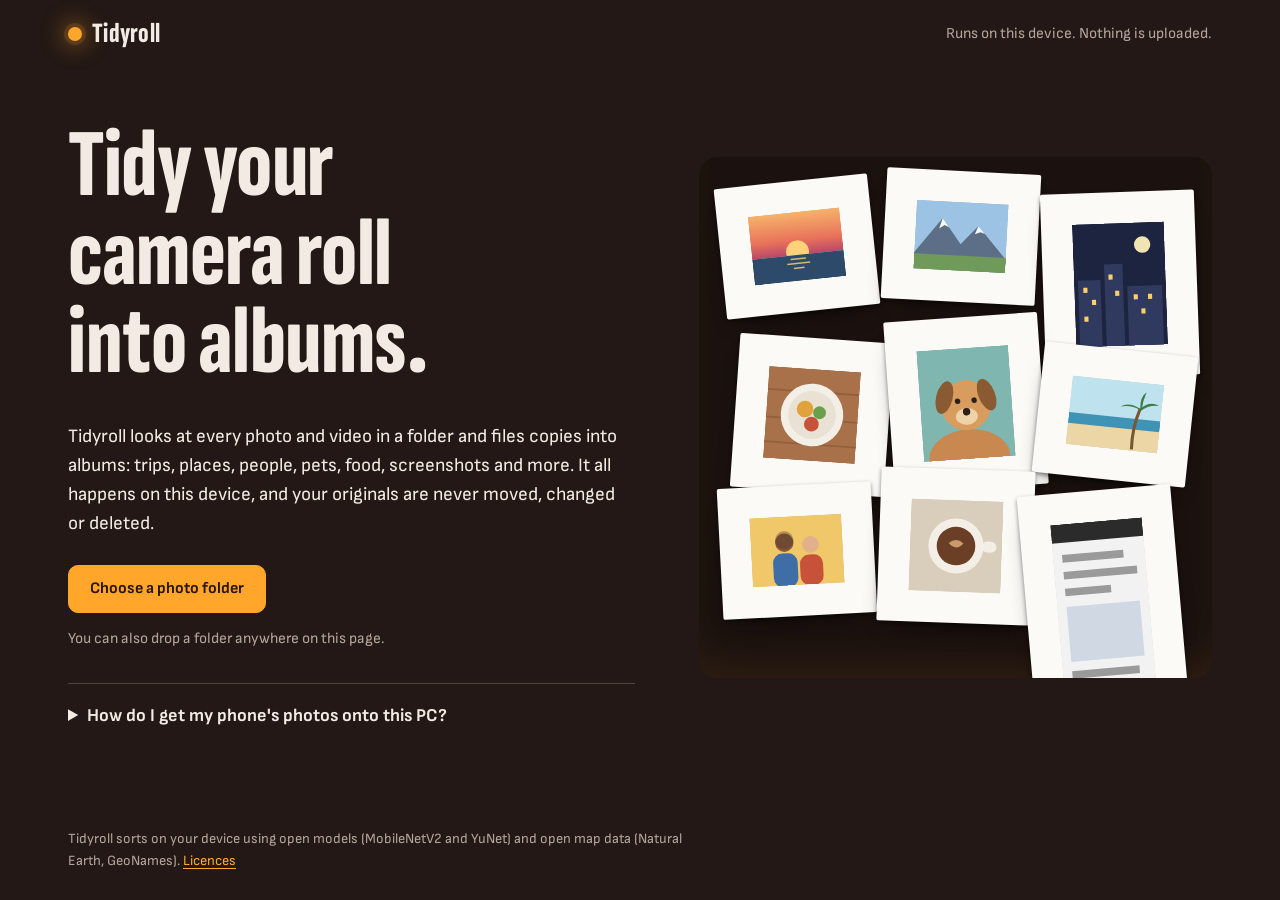
<file: web/index.html>
<!DOCTYPE html>
<html lang="en">
<head>
<meta charset="utf-8">
<meta name="viewport" content="width=device-width, initial-scale=1, viewport-fit=cover">
<title>Tidyroll - sort your camera roll into albums</title>
<meta name="description" content="Sort your phone's photos into albums for trips, places, people, pets, food and more. Runs on your own device; nothing is uploaded or deleted.">
<meta name="theme-color" content="#231815">
<link rel="manifest" href="manifest.webmanifest">
<link rel="icon" href="icons/icon.svg" type="image/svg+xml">
<link rel="apple-touch-icon" href="icons/icon-192.png">
<link rel="preload" href="fonts/display-latin.woff2" as="font" type="font/woff2" crossorigin>
<link rel="preload" href="fonts/text-latin.woff2" as="font" type="font/woff2" crossorigin>
<link rel="stylesheet" href="css/app.css">
</head>
<body>
<a class="skip" href="#main">Skip to content</a>
<header class="bar">
  <a class="brand" href="./" aria-label="Tidyroll, start over"><span class="lamp" aria-hidden="true"></span>Tidyroll</a>
  <p class="bar-note" id="bar-note">Runs on this device. Nothing is uploaded.</p>
</header>

<main id="main">
  <!-- 1. Start -->
  <section id="view-start" class="view" aria-labelledby="start-title">
    <div class="start-copy">
      <h1 id="start-title" class="display">Tidy your camera roll into albums.</h1>
      <p class="lede">Tidyroll looks at every photo and video in a folder and files copies into albums: trips, places, people, pets, food, screenshots and more. It all happens on this device, and your originals are never moved, changed or deleted.</p>
      <div class="actions">
        <button class="btn primary" id="pick-folder" type="button">Choose a photo folder</button>
        <label class="btn primary" id="pick-files-label" hidden>Choose photos<input id="pick-files" type="file" accept="image/*,video/*" multiple hidden></label>
        <label class="btn" id="pick-dir-input-label" hidden>Choose a folder<input id="pick-dir-input" type="file" webkitdirectory multiple hidden></label>
        <button class="btn primary" id="pick-gallery" type="button" hidden>Open my gallery</button>
      </div>
      <p class="hint" id="drop-hint">You can also drop a folder anywhere on this page.</p>
      <p class="notice" id="mobile-note" hidden>Phone browsers hide where photos were taken, so trips and places need the Tidyroll app for Android. Everything else works here.</p>
      <details class="howto" id="howto-pc">
        <summary>How do I get my phone's photos onto this PC?</summary>
        <ol>
          <li>Connect your phone with a USB cable and unlock it. If it asks, choose <strong>File transfer</strong>.</li>
          <li>In File Explorer, open the phone, then <strong>Internal storage</strong>, then <strong>DCIM</strong>.</li>
          <li>Copy the <strong>Camera</strong> and <strong>Screenshots</strong> folders into your Pictures folder.</li>
          <li>Come back here and choose that folder. Photos synced with OneDrive or Google Photos downloads work too.</li>
        </ol>
      </details>
    </div>
    <div class="tray" id="hero-tray" aria-hidden="true"></div>
  </section>

  <!-- 2. Choices -->
  <section id="view-brief" class="view" aria-labelledby="brief-title" hidden>
    <h2 id="brief-title" class="display-2">Found photos</h2>
    <p class="lede" id="brief-sub"></p>
    <form id="brief" class="brief" novalidate>
      <fieldset>
        <legend>Albums to make</legend>
        <div class="chips" id="groups"></div>
      </fieldset>
      <fieldset>
        <legend>Photos to include</legend>
        <div class="segmented" role="radiogroup" id="range">
          <label><input type="radio" name="range" value="all" checked><span>All of them</span></label>
          <label><input type="radio" name="range" value="12m"><span>Last 12 months</span></label>
          <label><input type="radio" name="range" value="year"><span>This year</span></label>
          <label><input type="radio" name="range" value="custom"><span>Pick dates</span></label>
        </div>
        <div class="dates" id="dates" hidden>
          <label>From <input type="date" id="date-from"></label>
          <label>To <input type="date" id="date-to"></label>
        </div>
      </fieldset>
      <fieldset>
        <legend>Leave out</legend>
        <div class="checks">
          <label><input type="checkbox" name="out" value="screenshots"> Screenshots</label>
          <label><input type="checkbox" name="out" value="whatsapp"> WhatsApp images</label>
          <label><input type="checkbox" name="out" value="social"> Saved from other apps</label>
          <label><input type="checkbox" name="out" value="docs"> Documents and notes</label>
        </div>
      </fieldset>
      <fieldset>
        <legend><label for="custom">Anything special? Each one becomes its own album.</label></legend>
        <input id="custom" class="field" type="text" placeholder="dog, coffee, sunsets, Italy 2025" autocomplete="off">
      </fieldset>
      <fieldset>
        <legend><label for="root-name">Save albums into a folder called</label></legend>
        <input id="root-name" class="field short" type="text" value="Sorted Albums" autocomplete="off">
      </fieldset>
      <div class="actions">
        <button class="btn primary" type="submit" id="start">Start sorting</button>
        <button class="btn quiet" type="button" id="back-start">Choose a different folder</button>
      </div>
      <p class="hint" id="brief-time"></p>
    </form>
  </section>

  <!-- 3. Developing -->
  <section id="view-develop" class="view" aria-labelledby="dev-title" hidden>
    <div class="dev-head">
      <h2 id="dev-title" class="display-2">Developing your roll</h2>
      <p class="dev-status" id="dev-status" role="status" aria-live="polite">Getting ready</p>
      <div class="meter" role="progressbar" aria-labelledby="dev-title" id="dev-meter" aria-valuemin="0" aria-valuemax="100" aria-valuenow="0"><span></span></div>
      <button class="btn quiet" type="button" id="stop">Stop sorting</button>
    </div>
    <div class="dev-body">
      <div class="tray live" id="dev-tray" aria-hidden="true"></div>
      <aside class="envelopes" aria-labelledby="env-title">
        <h3 id="env-title">Filling albums</h3>
        <ol id="env-list"></ol>
      </aside>
    </div>
  </section>

  <!-- 4. Contact sheet -->
  <section id="view-sheet" class="view" aria-labelledby="sheet-title" hidden>
    <div class="sheet-head">
      <div>
        <h2 id="sheet-title" class="display-2">Your albums</h2>
        <p class="lede" id="sheet-sub"></p>
      </div>
      <div class="sheet-actions">
        <button class="btn primary" type="button" id="save">Save albums to a folder</button>
        <button class="btn quiet" type="button" id="change">Change choices</button>
      </div>
    </div>
    <p class="notice" id="sheet-note" hidden></p>
    <form class="find" id="find" role="search">
      <label for="q" class="vh">Find photos</label>
      <input id="q" class="field" type="search" placeholder="Find photos, like dog or Italy 2025" autocomplete="off">
    </form>
    <div id="groups-out"></div>
  </section>

  <!-- 5. Saving and done -->
  <section id="view-saving" class="view" aria-labelledby="saving-title" hidden>
    <h2 id="saving-title" class="display-2">Saving your albums</h2>
    <p class="dev-status" id="saving-status" role="status" aria-live="polite"></p>
    <div class="meter" role="progressbar" aria-labelledby="saving-title" id="saving-meter" aria-valuemin="0" aria-valuemax="100" aria-valuenow="0"><span></span></div>
  </section>

  <section id="view-done" class="view" aria-labelledby="done-title" hidden>
    <h2 id="done-title" class="display">Albums saved.</h2>
    <p class="lede" id="done-sub"></p>
    <div class="actions">
      <button class="btn danger" type="button" id="undo">Undo saving</button>
      <button class="btn" type="button" id="again">Sort another folder</button>
      <button class="btn quiet" type="button" id="back-sheet">Back to the albums</button>
    </div>
  </section>
</main>

<dialog id="album" aria-labelledby="album-name">
  <form method="dialog" class="album-head">
    <label class="vh" for="album-name">Album name</label>
    <input id="album-name" class="album-title" type="text" autocomplete="off">
    <button class="btn quiet" value="close" autofocus>Close</button>
  </form>
  <p class="hint" id="album-sub"></p>
  <div class="album-grid" id="album-grid"></div>
  <div class="album-foot">
    <button class="btn" type="button" id="album-zip" hidden>Download as ZIP</button>
    <button class="btn" type="button" id="album-keep" hidden>Make this an album</button>
    <button class="btn danger" type="button" id="album-remove">Remove album</button>
  </div>
</dialog>

<div class="drop" id="drop" hidden><p>Drop the folder to sort it</p></div>
<div class="toast" id="toast" role="alert" hidden></div>

<footer class="foot">
  <p>Tidyroll sorts on your device using open models (MobileNetV2 and YuNet) and open map data (Natural Earth, GeoNames). <a href="licenses.html">Licences</a></p>
</footer>
<script type="module" src="js/app.js"></script>
</body>
</html>
</file>
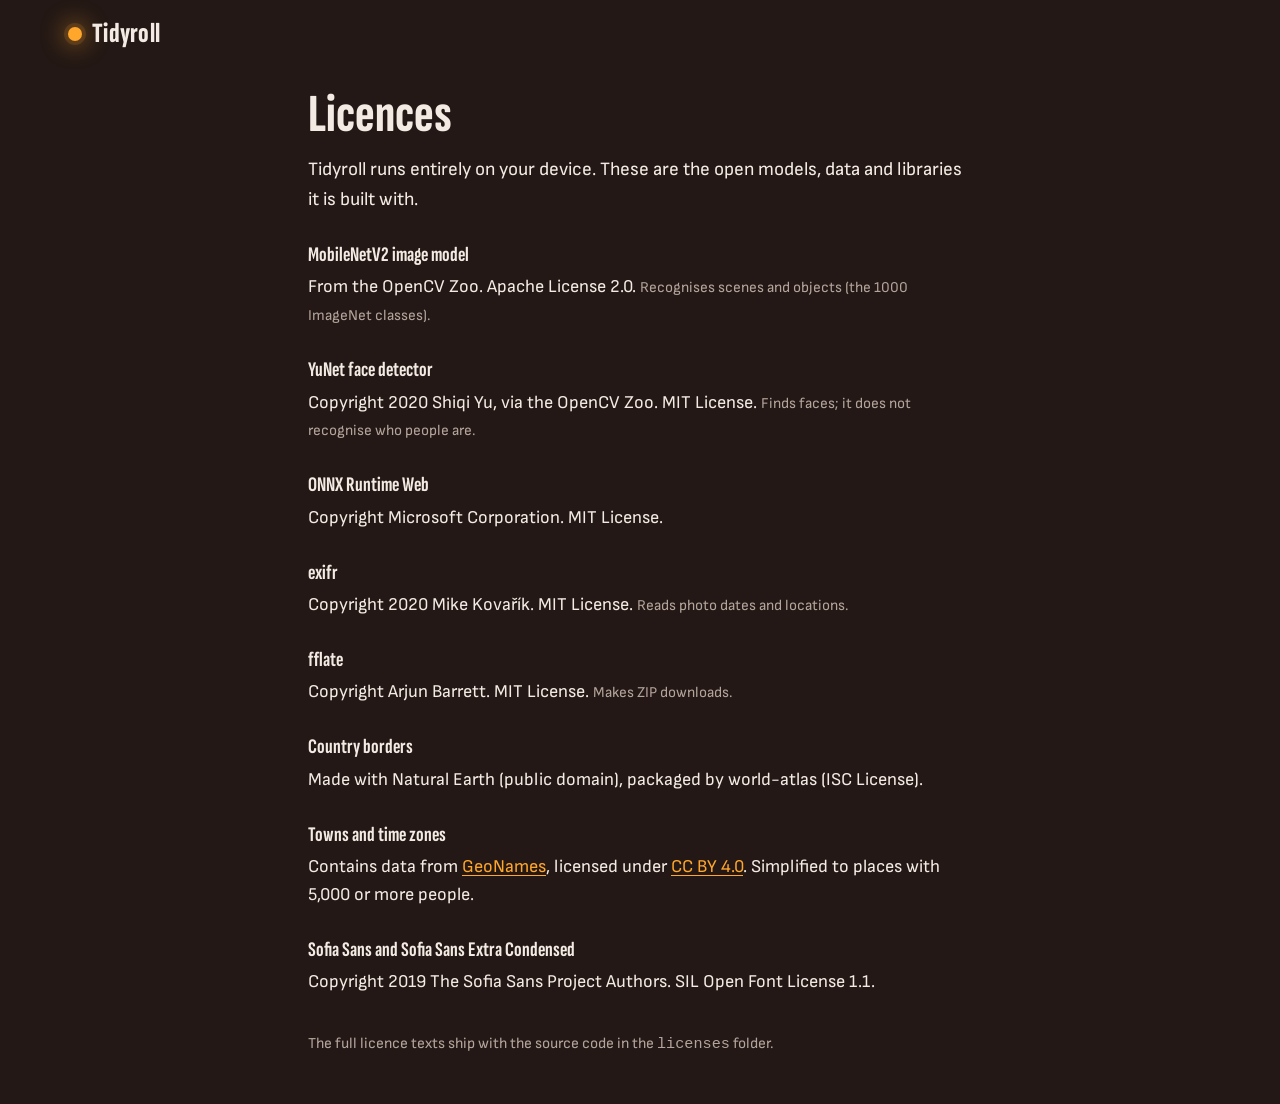
<file: web/licenses.html>
<!DOCTYPE html>
<html lang="en">
<head>
<meta charset="utf-8">
<meta name="viewport" content="width=device-width, initial-scale=1">
<title>Tidyroll - licences</title>
<link rel="stylesheet" href="css/app.css">
<style>
  main { max-width: 760px; }
  dl { margin: 0 0 2em; }
  dt { font: 700 1.3rem/1.2 var(--display); margin-top: 1.4em; }
  dd { margin: .3em 0 0; color: var(--text); }
  dd small { color: var(--muted); }
</style>
</head>
<body>
<header class="bar"><a class="brand" href="./"><span class="lamp" aria-hidden="true"></span>Tidyroll</a></header>
<main>
  <h1 class="display-2">Licences</h1>
  <p class="lede">Tidyroll runs entirely on your device. These are the open models, data and libraries it is built with.</p>
  <dl>
    <dt>MobileNetV2 image model</dt>
    <dd>From the OpenCV Zoo. Apache License 2.0. <small>Recognises scenes and objects (the 1000 ImageNet classes).</small></dd>
    <dt>YuNet face detector</dt>
    <dd>Copyright 2020 Shiqi Yu, via the OpenCV Zoo. MIT License. <small>Finds faces; it does not recognise who people are.</small></dd>
    <dt>ONNX Runtime Web</dt>
    <dd>Copyright Microsoft Corporation. MIT License.</dd>
    <dt>exifr</dt>
    <dd>Copyright 2020 Mike Kovařík. MIT License. <small>Reads photo dates and locations.</small></dd>
    <dt>fflate</dt>
    <dd>Copyright Arjun Barrett. MIT License. <small>Makes ZIP downloads.</small></dd>
    <dt>Country borders</dt>
    <dd>Made with Natural Earth (public domain), packaged by world-atlas (ISC License).</dd>
    <dt>Towns and time zones</dt>
    <dd>Contains data from <a href="https://www.geonames.org/">GeoNames</a>, licensed under <a href="https://creativecommons.org/licenses/by/4.0/">CC BY 4.0</a>. Simplified to places with 5,000 or more people.</dd>
    <dt>Sofia Sans and Sofia Sans Extra Condensed</dt>
    <dd>Copyright 2019 The Sofia Sans Project Authors. SIL Open Font License 1.1.</dd>
  </dl>
  <p class="hint">The full licence texts ship with the source code in the <code>licenses</code> folder.</p>
</main>
</body>
</html>
</file>
<file: web/css/app.css>
@font-face { font-family: 'Sofia XC'; src: url(../fonts/display-latin.woff2) format('woff2'); font-weight: 100 900; font-display: swap;
  unicode-range: U+0000-00FF, U+0131, U+0152-0153, U+02BB-02BC, U+02C6, U+02DA, U+02DC, U+2000-206F, U+2074, U+20AC, U+2122, U+2191, U+2193, U+2212, U+2215, U+FEFF, U+FFFD; }
@font-face { font-family: 'Sofia XC'; src: url(../fonts/display-latin-ext.woff2) format('woff2'); font-weight: 100 900; font-display: swap;
  unicode-range: U+0100-02AF, U+0304, U+0308, U+0329, U+1E00-1E9F, U+1EF2-1EFF, U+2020, U+20A0-20AB, U+20AD-20C0, U+2113, U+2C60-2C7F, U+A720-A7FF; }
@font-face { font-family: 'Sofia Text'; src: url(../fonts/text-latin.woff2) format('woff2'); font-weight: 1 1000; font-display: swap;
  unicode-range: U+0000-00FF, U+0131, U+0152-0153, U+02BB-02BC, U+02C6, U+02DA, U+02DC, U+2000-206F, U+2074, U+20AC, U+2122, U+2191, U+2193, U+2212, U+2215, U+FEFF, U+FFFD; }
@font-face { font-family: 'Sofia Text'; src: url(../fonts/text-latin-ext.woff2) format('woff2'); font-weight: 1 1000; font-display: swap;
  unicode-range: U+0100-02AF, U+0304, U+0308, U+0329, U+1E00-1E9F, U+1EF2-1EFF, U+2020, U+20A0-20AB, U+20AD-20C0, U+2113, U+2C60-2C7F, U+A720-A7FF; }

:root {
  --darkroom: #231815;
  --tray: #33241f;
  --tray-2: #3e2c26;
  --line: #56413a;
  --paper: #fbfaf7;
  --text: #f3ebe3;
  --muted: #b3a49b;
  --tidyroll: #ffa62b;
  --tidyroll-ink: #2a1606;
  --stop: #ef6a54;
  --display: 'Sofia XC', 'Arial Narrow', sans-serif;
  --body: 'Sofia Text', system-ui, sans-serif;
  --pad: clamp(16px, 4vw, 48px);
  color-scheme: dark;
}

* { box-sizing: border-box; }
html { -webkit-text-size-adjust: 100%; }
body {
  margin: 0; min-height: 100vh; display: flex; flex-direction: column;
  background: var(--darkroom); color: var(--text);
  font: 400 18px/1.55 var(--body);
  padding: env(safe-area-inset-top) env(safe-area-inset-right) env(safe-area-inset-bottom) env(safe-area-inset-left);
}
main { flex: 1; width: 100%; max-width: 1240px; margin: 0 auto; padding: 0 var(--pad) 48px; }
a { color: var(--tidyroll); text-underline-offset: 3px; }
:focus-visible { outline: 3px solid var(--tidyroll); outline-offset: 3px; border-radius: 4px; }
.vh { position: absolute; width: 1px; height: 1px; overflow: hidden; clip-path: inset(50%); white-space: nowrap; }
.skip { position: absolute; left: -999px; top: 8px; background: var(--tidyroll); color: var(--tidyroll-ink); padding: 8px 12px; border-radius: 8px; z-index: 10; }
.skip:focus { left: 8px; }
[hidden] { display: none !important; }

/* ---------- bar */
.bar { display: flex; align-items: center; justify-content: space-between; gap: 16px; padding: 20px var(--pad); max-width: 1240px; width: 100%; margin: 0 auto; }
.brand { display: inline-flex; align-items: center; gap: 10px; color: var(--text); text-decoration: none; font: 800 1.75rem/1 var(--display); letter-spacing: .01em; }
.lamp { width: 14px; height: 14px; border-radius: 50%; background: var(--tidyroll); box-shadow: 0 0 0 4px rgba(255, 166, 43, .14), 0 0 22px 6px rgba(255, 166, 43, .35); }
.bar-note { margin: 0; color: var(--muted); font-size: .95rem; text-align: right; }

/* ---------- type */
.display { font: 800 clamp(3.4rem, 8.4vw, 6rem)/.92 var(--display); letter-spacing: -.005em; margin: .2em 0 .35em; max-width: 11ch; text-wrap: balance; }
.display-2 { font: 750 clamp(2.3rem, 5vw, 3.35rem)/.98 var(--display); margin: .4em 0 .25em; text-wrap: balance; }
.lede { font-size: 1.18rem; line-height: 1.55; max-width: 60ch; margin: 0 0 1.4em; color: var(--text); }
.hint { color: var(--muted); font-size: .95rem; margin: .9em 0 0; max-width: 64ch; }
.notice { border-left: 3px solid var(--tidyroll); padding: .2em 0 .2em 1em; color: var(--text); max-width: 64ch; margin: 1.2em 0; }
h3 { font: 700 1rem/1.3 var(--body); margin: 0 0 .6em; color: var(--muted); }

/* ---------- buttons */
.actions { display: flex; flex-wrap: wrap; gap: 12px; align-items: center; }
.btn { appearance: none; display: inline-flex; align-items: center; justify-content: center; gap: .5em; min-height: 48px;
  font: 700 1rem/1.1 var(--body); padding: .8em 1.3em; border-radius: 10px; border: 1.5px solid var(--line);
  background: transparent; color: var(--text); cursor: pointer; text-decoration: none; transition: background-color .15s, border-color .15s; }
.btn:hover { border-color: var(--muted); }
.btn.primary { background: var(--tidyroll); color: var(--tidyroll-ink); border-color: var(--tidyroll); }
.btn.primary:hover { background: #ffb44d; }
.btn.quiet { border-color: transparent; color: var(--muted); padding-inline: .5em; text-decoration: underline; text-underline-offset: 4px; font-weight: 600; }
.btn.quiet:hover { color: var(--text); }
.btn.danger { color: var(--stop); border-color: rgba(239, 106, 84, .55); }
.btn[disabled] { opacity: .5; cursor: default; }

/* ---------- prints */
.print { background: var(--paper); padding: 6%; border-radius: 2px; box-shadow: 0 14px 26px -16px rgba(5, 2, 1, .95), 0 2px 4px rgba(5, 2, 1, .45); }
.print img, .print .ph { display: block; width: 100%; aspect-ratio: 1; object-fit: cover; background: #d9d2c8; }
.print .ph { display: grid; place-items: center; color: #6f625a; font: 700 1.1rem var(--display); }
@keyframes develop {
  0% { filter: sepia(1) saturate(5) hue-rotate(-20deg) brightness(.28) contrast(.65); }
  55% { filter: sepia(.75) saturate(2.4) hue-rotate(-14deg) brightness(.72) contrast(.9); }
  100% { filter: none; }
}
.develop img { animation: develop 1.9s cubic-bezier(.3, .1, .2, 1) both; animation-delay: var(--d, 0s); }

/* ---------- start */
#view-start { display: grid; grid-template-columns: minmax(0, 1.05fr) minmax(0, .95fr); gap: clamp(24px, 5vw, 72px); align-items: center; padding-top: clamp(8px, 4vh, 48px); }
.howto { margin-top: 1.8em; max-width: 60ch; border-top: 1px solid var(--line); padding-top: 1em; }
.howto summary { cursor: pointer; font-weight: 700; }
.howto ol { padding-left: 1.3em; color: var(--text); }
.howto li { margin: .45em 0; }
.tray { position: relative; border-radius: 18px; background: #1b120f; box-shadow: inset 0 2px 0 rgba(255, 255, 255, .03), inset 0 -30px 60px -40px rgba(255, 166, 43, .18); }
#hero-tray { aspect-ratio: 1 / 1.02; overflow: hidden; }
#hero-tray .print { position: absolute; width: 30%; }
#hero-tray .print img { aspect-ratio: auto; height: auto; }

/* ---------- brief */
#view-brief { max-width: 780px; }
.brief fieldset { border: 0; padding: 0; margin: 0 0 28px; }
.brief legend { font-weight: 700; margin-bottom: 10px; padding: 0; }
.chips { display: flex; flex-wrap: wrap; gap: 10px; }
.chip { appearance: none; display: inline-flex; align-items: center; gap: 8px; min-height: 44px; padding: .55em 1.05em; border-radius: 999px;
  border: 1.5px solid var(--line); background: var(--tray); color: var(--muted); font: 600 1rem var(--body); cursor: pointer; }
.chip::before { content: ''; width: 9px; height: 9px; border-radius: 50%; border: 1.5px solid var(--muted); }
.chip[aria-pressed='true'] { color: var(--text); border-color: var(--tidyroll); }
.chip[aria-pressed='true']::before { background: var(--tidyroll); border-color: var(--tidyroll); box-shadow: 0 0 10px 2px rgba(255, 166, 43, .45); }
.segmented { display: inline-flex; flex-wrap: wrap; background: var(--tray); border-radius: 12px; padding: 4px; gap: 4px; }
.segmented label { position: relative; }
.segmented input { position: absolute; opacity: 0; inset: 0; }
.segmented span { display: block; padding: .55em 1em; border-radius: 9px; color: var(--muted); font-weight: 600; cursor: pointer; }
.segmented input:checked + span { background: var(--tray-2); color: var(--text); box-shadow: inset 0 0 0 1.5px var(--line); }
.segmented input:focus-visible + span { outline: 3px solid var(--tidyroll); outline-offset: 2px; }
.dates { display: flex; flex-wrap: wrap; gap: 16px; margin-top: 12px; color: var(--muted); }
.dates input { margin-left: 6px; }
.checks { display: flex; flex-wrap: wrap; gap: 10px 26px; }
.checks label { display: inline-flex; align-items: center; gap: 8px; cursor: pointer; }
input[type='checkbox'], input[type='radio'] { accent-color: var(--tidyroll); width: 1.1em; height: 1.1em; }
.field, .dates input { font: 400 1.05rem var(--body); color: var(--text); background: var(--tray); border: 1.5px solid var(--line); border-radius: 10px; padding: .7em .9em; width: 100%; }
.field.short { max-width: 340px; }
.field::placeholder { color: #8d7d74; }

/* ---------- developing */
.dev-head { display: grid; grid-template-columns: 1fr auto; gap: 4px 24px; align-items: end; margin-bottom: 22px; }
.dev-head .display-2 { grid-column: 1; margin-bottom: 0; }
.dev-status { grid-column: 1; margin: 0; color: var(--muted); font-variant-numeric: tabular-nums; }
.dev-head .meter { grid-column: 1 / -1; }
.dev-head #stop { grid-column: 2; grid-row: 1 / span 2; }
.meter { height: 6px; background: var(--tray-2); border-radius: 3px; overflow: hidden; margin: 14px 0 6px; }
.meter span { display: block; height: 100%; width: 0; background: var(--tidyroll); transition: width .3s ease; box-shadow: 0 0 12px rgba(255, 166, 43, .6); }
.dev-body { display: grid; grid-template-columns: minmax(0, 1fr) 300px; gap: 28px; align-items: start; }
.tray.live { padding: 16px; display: grid; grid-template-columns: repeat(auto-fill, minmax(92px, 1fr)); gap: 14px; min-height: 420px; align-content: start; }
.tray.live .print { padding: 5px; }
.envelopes { background: var(--tray); border-radius: 14px; padding: 18px 18px 8px; position: sticky; top: 12px; }
.envelopes ol { list-style: none; margin: 0; padding: 0; }
.envelopes li { display: flex; justify-content: space-between; align-items: baseline; gap: 12px; padding: 7px 0; border-bottom: 1px solid var(--line); }
.envelopes li:last-child { border-bottom: 0; }
.envelopes .n { font: 800 1.55rem/1 var(--display); font-variant-numeric: tabular-nums; transition: color .6s; }
.envelopes .n.bump { color: var(--tidyroll); transition: none; }

/* ---------- contact sheet */
.sheet-head { display: flex; justify-content: space-between; align-items: end; flex-wrap: wrap; gap: 16px 32px; }
.sheet-head .lede { margin-bottom: .6em; }
.sheet-actions { display: flex; gap: 10px; flex-wrap: wrap; padding-bottom: 1.2em; }
.find { margin: 8px 0 30px; max-width: 520px; }
.group { margin: 0 0 40px; }
.group-title { font: 750 2rem/1 var(--display); margin: 0 0 16px; display: flex; align-items: baseline; gap: 12px; }
.group-title small { font: 400 1rem var(--body); color: var(--muted); }
.albums { display: grid; grid-template-columns: repeat(auto-fill, minmax(176px, 1fr)); gap: 34px 26px; }
.album { appearance: none; background: none; border: 0; padding: 0; color: inherit; text-align: left; cursor: pointer; font: inherit; }
.stack { position: relative; margin: 8px 6px 14px; }
.stack::before, .stack::after { content: ''; position: absolute; inset: 0; background: #ece6dc; border-radius: 2px; box-shadow: 0 8px 18px -12px rgba(5, 2, 1, .9); }
.stack::before { transform: rotate(-4deg) translate(-3px, 2px); }
.stack::after { transform: rotate(3.2deg) translate(4px, 1px); background: #f4f0e9; }
.stack .print { position: relative; z-index: 1; transition: transform .18s ease; }
.album:hover .stack .print, .album:focus-visible .stack .print { transform: translateY(-4px) rotate(-1deg); }
.album.single .stack::before, .album.single .stack::after { display: none; }
.album-name { font: 650 1.4rem/1.05 var(--display); display: block; margin-top: 2px; }
.album-count { color: var(--muted); font-size: .92rem; }
.album.empty .stack .print { opacity: .45; }

/* ---------- dialog */
dialog { width: min(1040px, 94vw); max-height: 90vh; border: 0; border-radius: 16px; padding: 22px; background: var(--tray); color: var(--text); }
dialog::backdrop { background: rgba(15, 9, 7, .78); }
.album-head { display: flex; gap: 12px; align-items: center; }
.album-title { flex: 1; font: 750 2.1rem/1.1 var(--display); color: var(--text); background: transparent; border: 1.5px solid transparent; border-radius: 8px; padding: 4px 8px; min-width: 0; }
.album-title:hover, .album-title:focus { border-color: var(--line); }
#album-sub { margin: 2px 8px 16px; }
.album-grid { display: grid; grid-template-columns: repeat(auto-fill, minmax(118px, 1fr)); gap: 14px; overflow: auto; max-height: 58vh; padding: 4px; }
.cell { position: relative; }
.cell .print { padding: 5px; }
.cell .x { position: absolute; top: -7px; right: -7px; width: 32px; height: 32px; border-radius: 50%; border: 0; background: var(--darkroom); color: var(--text);
  font: 700 1.1rem/1 var(--body); cursor: pointer; box-shadow: 0 0 0 2px var(--tray); opacity: 0; transition: opacity .15s; }
.cell:hover .x, .cell .x:focus-visible, .cell.touch .x { opacity: 1; }
.cell .cap { display: block; font-size: .8rem; color: var(--muted); margin-top: 4px; overflow: hidden; text-overflow: ellipsis; white-space: nowrap; }
.album-foot { display: flex; flex-wrap: wrap; gap: 10px; justify-content: flex-end; margin-top: 18px; }

/* ---------- overlays */
.drop { position: fixed; inset: 0; background: rgba(20, 12, 10, .86); display: grid; place-items: center; z-index: 20; border: 3px dashed var(--tidyroll); margin: 12px; border-radius: 22px; }
.drop p { font: 800 3rem var(--display); color: var(--tidyroll); }
.toast { position: fixed; left: 50%; bottom: 24px; transform: translateX(-50%); background: var(--tray-2); color: var(--text); padding: 14px 18px; border-radius: 12px; max-width: min(560px, 92vw); z-index: 30; box-shadow: 0 16px 40px -16px #000; }
.foot { color: var(--muted); font-size: .88rem; padding: 18px var(--pad) 28px; max-width: 1240px; margin: 0 auto; width: 100%; }
.foot p { margin: 0; max-width: 80ch; }

@media (max-width: 860px) {
  #view-start { grid-template-columns: 1fr; }
  #hero-tray { aspect-ratio: 1.9; order: -1; }
  #hero-tray .print { width: 27%; }
  .dev-body { grid-template-columns: 1fr; }
  .envelopes { position: static; }
  .bar-note { display: none; }
  .albums { grid-template-columns: repeat(auto-fill, minmax(140px, 1fr)); gap: 26px 18px; }
}
@media (prefers-reduced-motion: reduce) {
  .develop img { animation: none; }
  .meter span, .stack .print { transition: none; }
}
</file>
